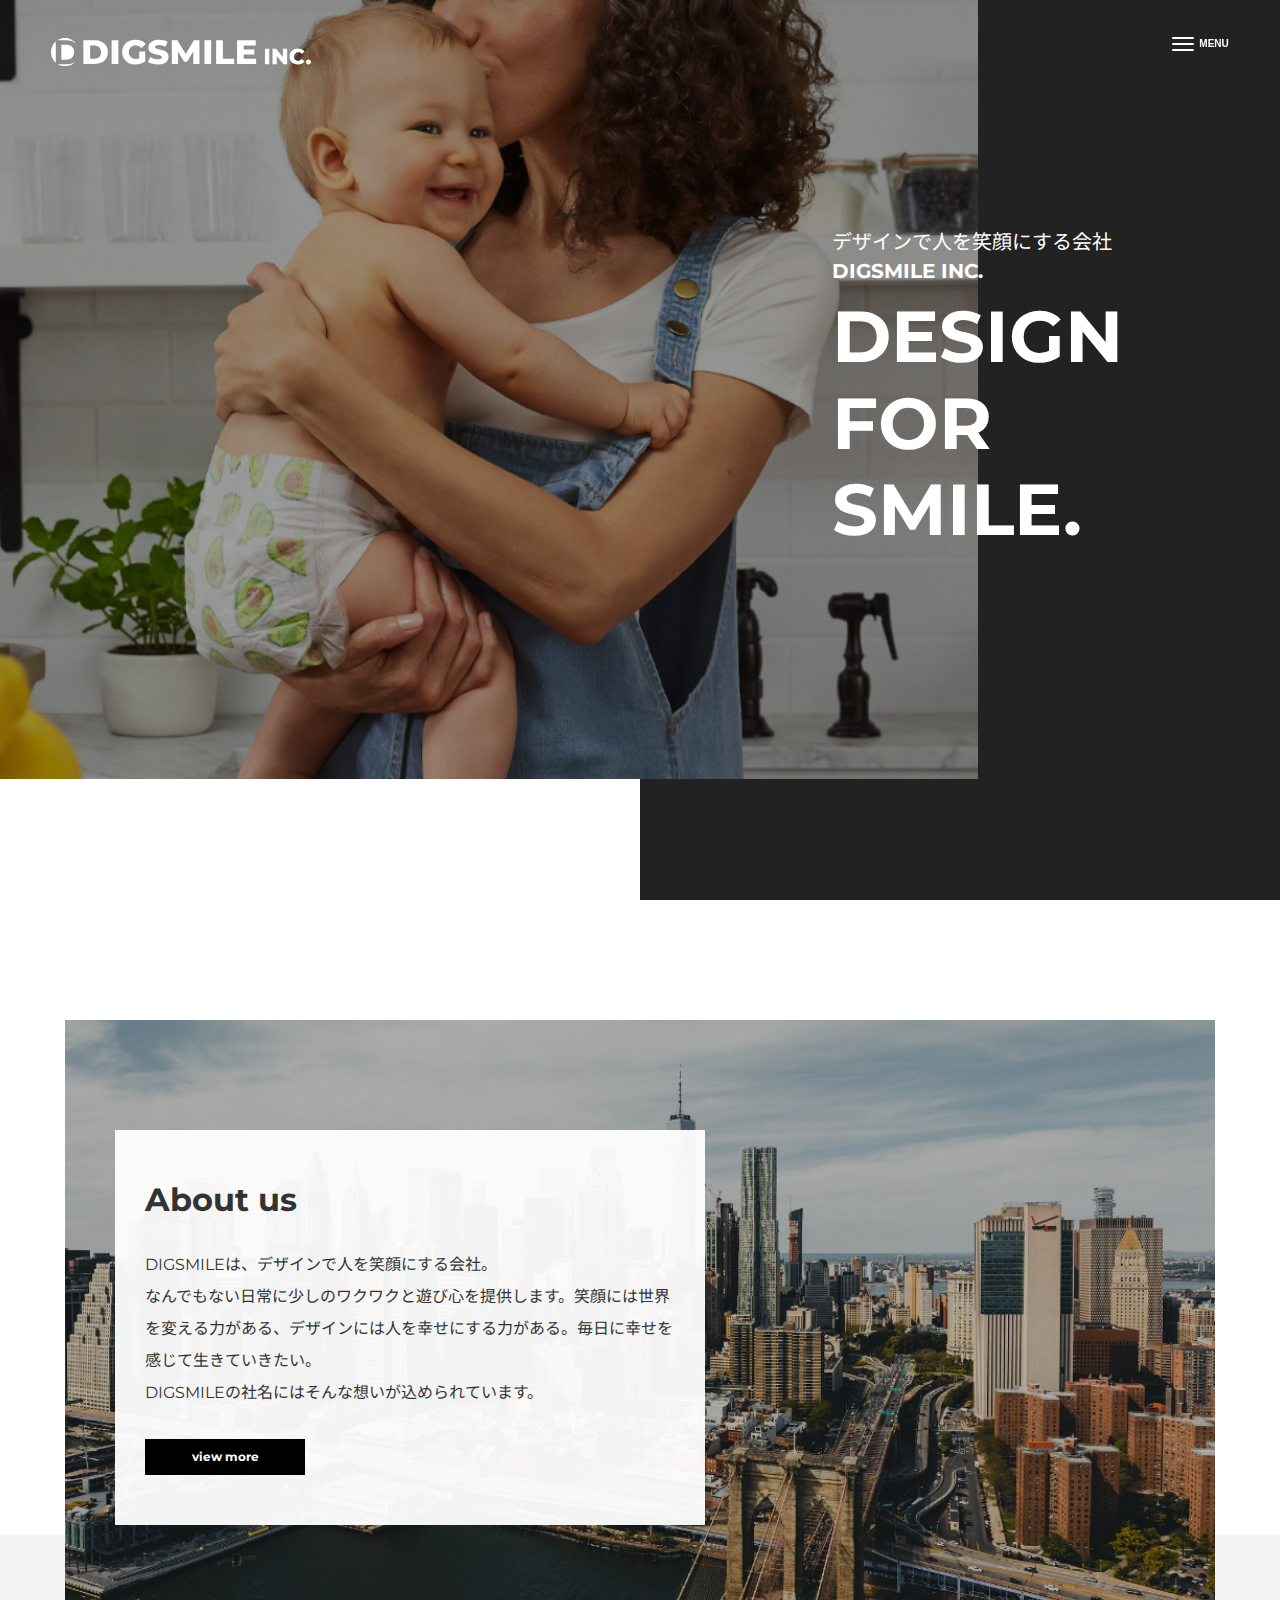
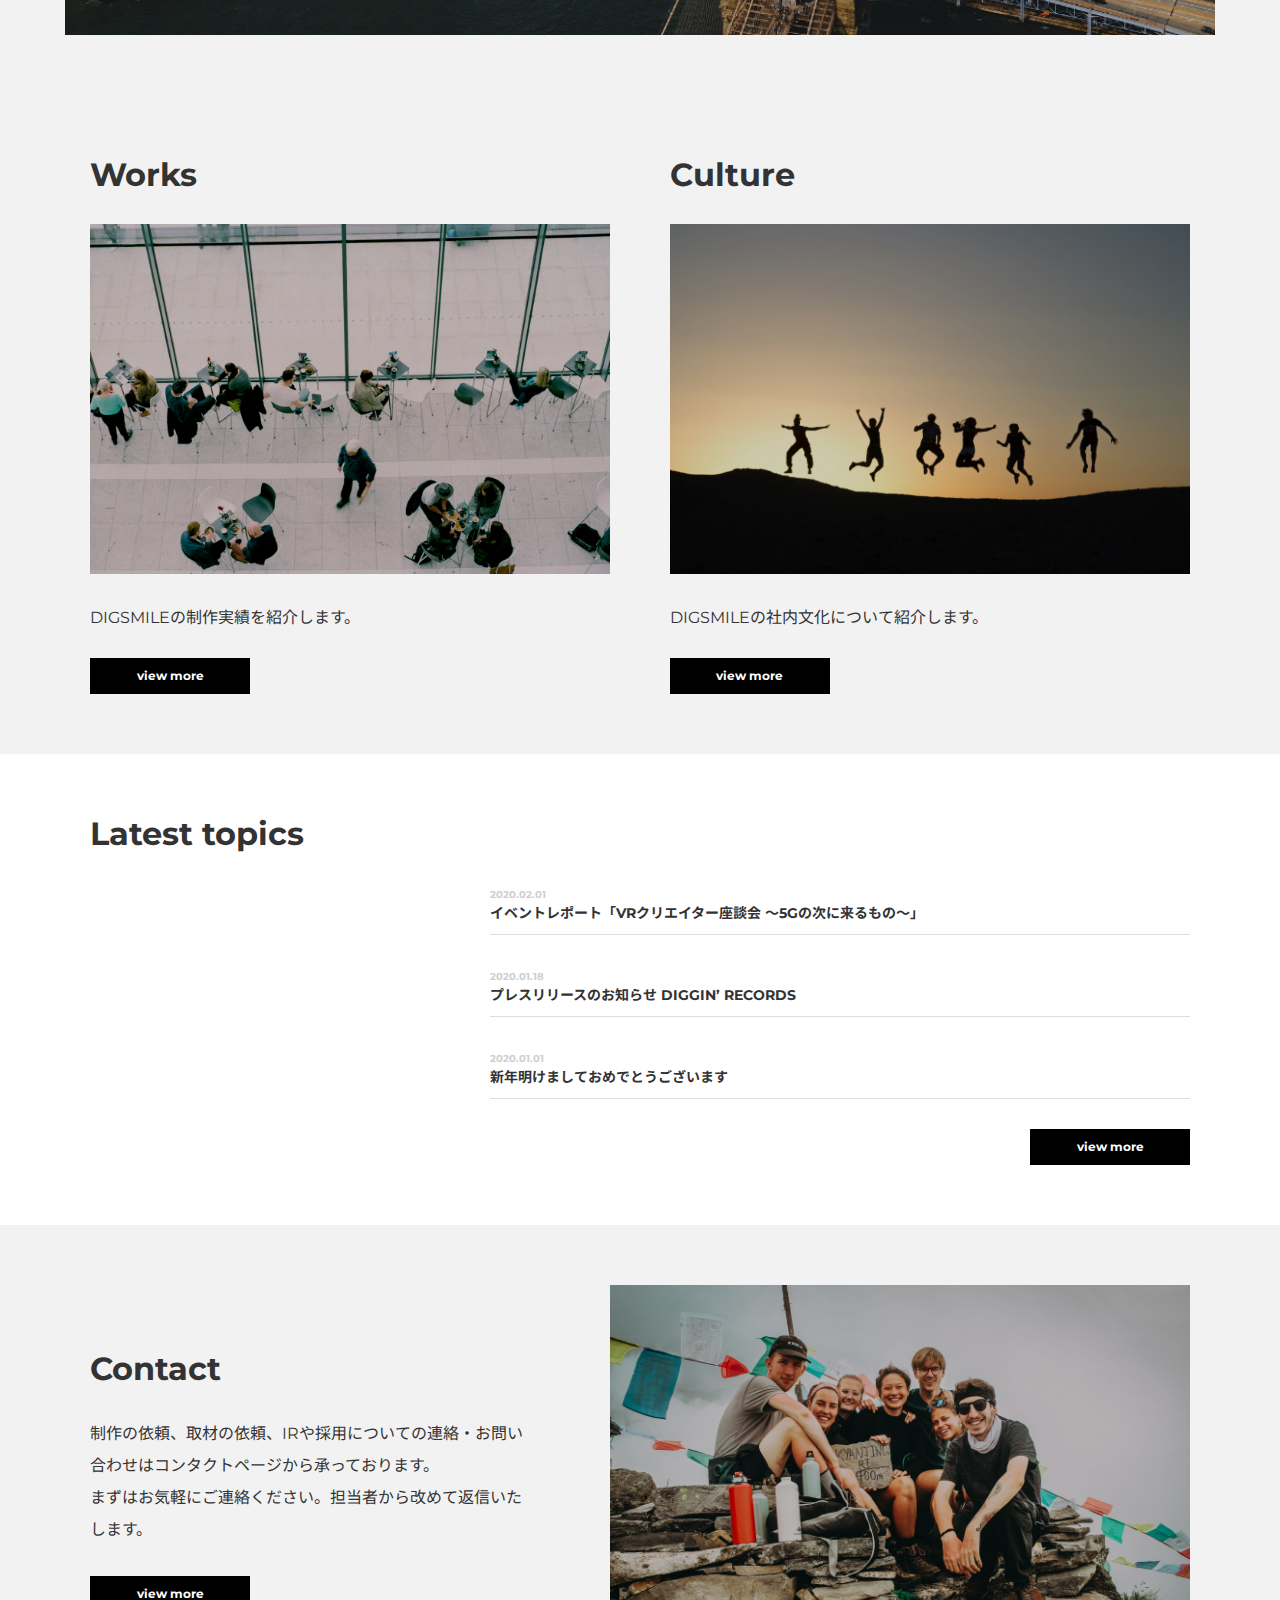
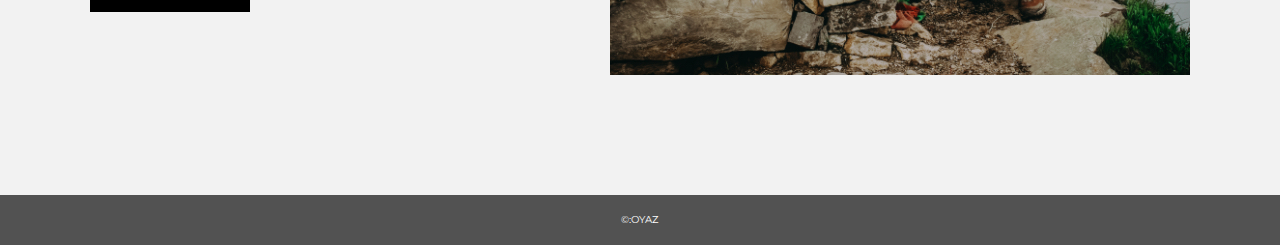
<file: index.html>
<!DOCTYPE html>
<html lang="ja">
  <head>
    <meta charset="UTF-8" />
    <meta name="viewport" content="width=device-width, initial-scale=1.0" />
    <meta http-equiv="X-UA-Compatible" content="ie=edge" />
    <title>DIGSMILE inc. | TOP</title>
    <link rel="stylesheet" href="./css/reset.css" />
    <link
      href="https://fonts.googleapis.com/css?family=Montserrat:400,700|Noto+Sans+JP:400,700&display=swap"
      rel="stylesheet"
    />
    <link rel="stylesheet" href="./css/style.css" />
  </head>

  <body>
    <!-- header -->
    <header class="header flex-box">
      <h1 class="site-title">
        <a href="./index.html">
          <svg
            xmlns="http://www.w3.org/2000/svg"
            width="260"
            height="28.204"
            viewBox="0 0 260 28.204"
          >
            <g id="site-logo" transform="translate(-59 -29)">
              <path
                id="前面オブジェクトで型抜き_1"
                data-name="前面オブジェクトで型抜き 1"
                d="M14,35.2A13.9,13.9,0,0,1,6.785,33.19h8.848a14.228,14.228,0,0,0,8.847-2.739A13.97,13.97,0,0,1,14,35.2ZM4.822,31.752h0a14.17,14.17,0,0,1,0-21.3Zm10.54-3.117H10.33V13.771h5.032a8.094,8.094,0,0,1,5.682,1.994,7.233,7.233,0,0,1,2.138,5.439,7.234,7.234,0,0,1-2.138,5.439,8.093,8.093,0,0,1-5.682,1.99ZM25.007,12.39a13.9,13.9,0,0,0-9.373-3.174H6.463a13.932,13.932,0,0,1,13.76-.749,14.157,14.157,0,0,1,4.785,3.922Z"
                transform="translate(59 22)"
                fill="#fff"
              />
              <path
                id="DIGSMILE"
                d="M2.38-23.8H13.634a15.731,15.731,0,0,1,6.936,1.465,11.018,11.018,0,0,1,4.692,4.155,11.723,11.723,0,0,1,1.666,6.3,11.723,11.723,0,0,1-1.666,6.3A11.018,11.018,0,0,1,20.57-1.423,15.731,15.731,0,0,1,13.634.042H2.38ZM13.362-5.34a6.893,6.893,0,0,0,4.913-1.737,6.262,6.262,0,0,0,1.853-4.8,6.262,6.262,0,0,0-1.853-4.8,6.893,6.893,0,0,0-4.913-1.737H9.112V-5.34ZM30.634-23.8h6.732V.042H30.634ZM58.276-12.39h5.95v9.877A15.5,15.5,0,0,1,59.534-.265a18.642,18.642,0,0,1-5.3.783A14.166,14.166,0,0,1,47.5-1.065a11.8,11.8,0,0,1-4.692-4.411,12.18,12.18,0,0,1-1.7-6.4,12.18,12.18,0,0,1,1.7-6.4,11.747,11.747,0,0,1,4.726-4.411,14.514,14.514,0,0,1,6.834-1.584,15.2,15.2,0,0,1,5.984,1.124,11.536,11.536,0,0,1,4.42,3.236l-4.284,3.883a7.546,7.546,0,0,0-5.78-2.657,6.693,6.693,0,0,0-4.93,1.856,6.67,6.67,0,0,0-1.87,4.955,7.208,7.208,0,0,0,.85,3.525,6.1,6.1,0,0,0,2.38,2.418,6.969,6.969,0,0,0,3.5.868,8.588,8.588,0,0,0,3.638-.783ZM77.044.519A21.967,21.967,0,0,1,71.434-.2,13.786,13.786,0,0,1,67.014-2.1l2.21-4.973a14.289,14.289,0,0,0,3.706,1.7,14.086,14.086,0,0,0,4.148.647q3.876,0,3.876-1.941a1.607,1.607,0,0,0-1.105-1.516A20.3,20.3,0,0,0,76.3-9.222a33.866,33.866,0,0,1-4.488-1.243,7.554,7.554,0,0,1-3.094-2.129,5.758,5.758,0,0,1-1.292-3.951,6.848,6.848,0,0,1,1.19-3.934,7.965,7.965,0,0,1,3.553-2.776,14.6,14.6,0,0,1,5.8-1.022,20.415,20.415,0,0,1,4.624.528A14.146,14.146,0,0,1,86.6-22.2l-2.074,5.007a13.837,13.837,0,0,0-6.6-1.839,5.522,5.522,0,0,0-2.924.6,1.787,1.787,0,0,0-.918,1.55,1.536,1.536,0,0,0,1.088,1.43,19.646,19.646,0,0,0,3.5.988,32.762,32.762,0,0,1,4.5,1.243,7.779,7.779,0,0,1,3.094,2.112,5.646,5.646,0,0,1,1.309,3.934A6.714,6.714,0,0,1,86.394-3.3,8.114,8.114,0,0,1,82.824-.52,14.418,14.418,0,0,1,77.044.519ZM112.336.042l-.068-12.636-6.12,10.286h-2.992L97.07-12.253V.042H90.848V-23.8H96.39l8.364,13.76,8.16-13.76h5.542L118.524.042ZM123.454-23.8h6.732V.042h-6.732Zm11.7,0h6.732V-5.305h11.356V.042H135.15Zm40.018,18.63V.042H156.06V-23.8h18.666v5.211h-12v4.019H173.3v5.041H162.724v4.359Z"
                transform="translate(89 55)"
                fill="#fff"
              />
              <path
                id="INC."
                d="M1.54-15.4H5.9V0H1.54Zm22.22,0V0H20.174l-6.8-8.206V0H9.108V-15.4h3.586l6.8,8.206V-15.4ZM34.628.308A9.114,9.114,0,0,1,30.283-.715a7.65,7.65,0,0,1-3.025-2.849,7.858,7.858,0,0,1-1.1-4.136,7.858,7.858,0,0,1,1.1-4.136,7.65,7.65,0,0,1,3.025-2.849,9.114,9.114,0,0,1,4.345-1.023,9.326,9.326,0,0,1,3.806.748A7.323,7.323,0,0,1,41.25-12.8L38.478-10.3a4.56,4.56,0,0,0-3.63-1.8,4.48,4.48,0,0,0-2.233.55A3.817,3.817,0,0,0,31.1-10a4.773,4.773,0,0,0-.539,2.3A4.773,4.773,0,0,0,31.1-5.4,3.817,3.817,0,0,0,32.615-3.85a4.48,4.48,0,0,0,2.233.55,4.56,4.56,0,0,0,3.63-1.8L41.25-2.6A7.323,7.323,0,0,1,38.434-.44,9.326,9.326,0,0,1,34.628.308ZM45.1.2a2.462,2.462,0,0,1-1.782-.7,2.377,2.377,0,0,1-.726-1.782,2.35,2.35,0,0,1,.715-1.782A2.5,2.5,0,0,1,45.1-4.752a2.485,2.485,0,0,1,1.8.682,2.369,2.369,0,0,1,.7,1.782,2.4,2.4,0,0,1-.715,1.782A2.452,2.452,0,0,1,45.1.2Z"
                transform="translate(271.392 55.205)"
                fill="#fff"
              />
            </g>
          </svg>
        </a>
      </h1>
      <nav class="header-nav">
        <ul class="nav-list">
          <li class="nab-item">
            <a href="./index.html"><img src="./images/simbol-logo.svg" alt="" /></a>
          </li>
          <li class="nav-item"><a href="./about/index.html">Adout</a></li>
          <li class="nav-item"><a href="#!">Works</a></li>
          <li class="nav-item"><a href="#!">Culture</a></li>
          <li class="nav-item"><a href="#!">Topics</a></li>
          <li class="nav-item"><a href="./contact/index.html">Contact</a></li>
        </ul>
      </nav>
      <button class="burger-btn">
        <span class="bars">
          <span class="bar bar_top"> </span>
          <span class="bar bar_mid"></span><span class="bar bar_bottom"></span>
        </span>
        <span class="menu">menu</span>
      </button>
      <span class="burger-musk"></span>
    </header>
    <!-- header -->

    <!-- main -->
    <main>
      <!-- fv -->
      <div class="fv">
        <div class="kv-wrapper">
          <div class="copy-wrapper">
            <p class="copy_jp">デザインで人を笑顔にする会社</p>
            <p class="copy_company">DIGSMILE INC.</p>
            <p class="main-copy">
              Design<br />
              for<br />
              smile.
            </p>
          </div>
        </div>
      </div>
      <!-- fv -->

      <!-- about -->
      <section class="section-wrapper">
        <div class="content-wrapper about-bg">
          <div class="about-content">
            <h2 class="section-title">About us</h2>
              <p class="section-text lines">
                DIGSMILEは、デザインで人を笑顔にする会社。<br />
                なんでもない日常に少しのワクワクと遊び心を提供します。笑顔には世界を変える力がある、デザインには人を幸せにする力がある。毎日に幸せを感じて生きていきたい。<br />
                DIGSMILEの社名にはそんな想いが込められています。
              </p>
              <a href="./about/index.html" class="link-btn">view more</a>
          </div>
        </div>
      </section>
      <!-- about -->

      <div class="gray-bg l-section-wrapper">
        <div class="flex-box l-content-wrapper">
          <!-- Works -->
          <section class="s-section-wrapper">
            <div class="s-content-wrapper">
              <h2 class="section-title">Works</h2>
              <div class="section-img-wrapper">
                <img
                  src="./images/works-img.jpg"
                  alt="黒と白の椅子や机が並んでいるテラスの写真"
                />
              </div>
              <p>DIGSMILEの制作実績を紹介します。</p>
              <a href="" class="link-btn">view more</a>
            </div>
          </section>
          <!-- Works -->

          <!-- Clture -->
          <section class="s-section-wrapper">
            <div class="s-content-wrapper">
              <h2 class="section-title">Culture</h2>
              <div class="section-img-wrapper">
                <img
                  src="./images/culture-img.jpg"
                  alt="夕焼けをバックに飛び跳ねる6人の人物のシルエット"
                />
              </div>
              <p>DIGSMILEの社内文化について紹介します。</p>
              <a href="#!" class="link-btn">view more</a>
            </div>
          </section>
          <!-- Clture -->
        </div>
      </div>

      <!-- toplcs -->
      <section class="section-wrapper">
        <div class="content-wrapper">
          <h2 class="section-title">Latest topics</h2>
            <ul class="topics-list ml-auto">
              <li class="topics-item">
                <a href="#!">
                  <time class="topics-date">2020.02.01</time>
                  <h3 class="topics-title">イベントレポート「VRクリエイター座談会 〜5Gの次に来るもの〜」</h3>
                </a>
              </li>
              <li class="topics-item">
                <a href="#!">
                  <time class="topics-date">2020.01.18</time>
                  <h3 class="topics-title">プレスリリースのお知らせ DIGGIN’ RECORDS</h3>
                </a>
              </li>
              <li class="topics-item">
                <a href="#!">
                  <time class="topics-date">2020.01.01</time>
                  <h3 class="topics-title">新年明けましておめでとうございます</h3>
                </a>
              </li>
            </ul>
            <a href="#!" class="link-btn ml-auto">view more</a>
        </div>
      </section>
      <!-- toplcs -->

      <!-- Contact -->
      <section class="section-wrapper gray-bg">
        <div class="content-wrapper flex-box">
          <div class="contact-content">
            <h2 class="section-title">Contact</h2>
              <p class="contact-text lines">制作の依頼、取材の依頼、IRや採用についての連絡・お問い合わせはコンタクトページから承っております。<br>
                まずはお気軽にご連絡ください。担当者から改めて返信いたします。</p>
                <a href="./contact/index.html" class="link-btn">view more</a>
          </div>
          <div class="contact-img-wrapper"><img src="./images/contact-img.jpg" alt=""></div>
        </div>
      </section>
      <!-- Contact -->

    <!-- </main> -->
    <!-- main -->

    <!-- footer -->
<footer class="footer">
  <snall>&copy:OYAZ</snall>
</footer>
    <!-- footer -->
    <script src="https://ajax.googleapis.com/ajax/libs/jquery/3.4.1/jquery.min.js"></script>
    <script src="./js/script.js"></script>
  </body>
</html>
</file>
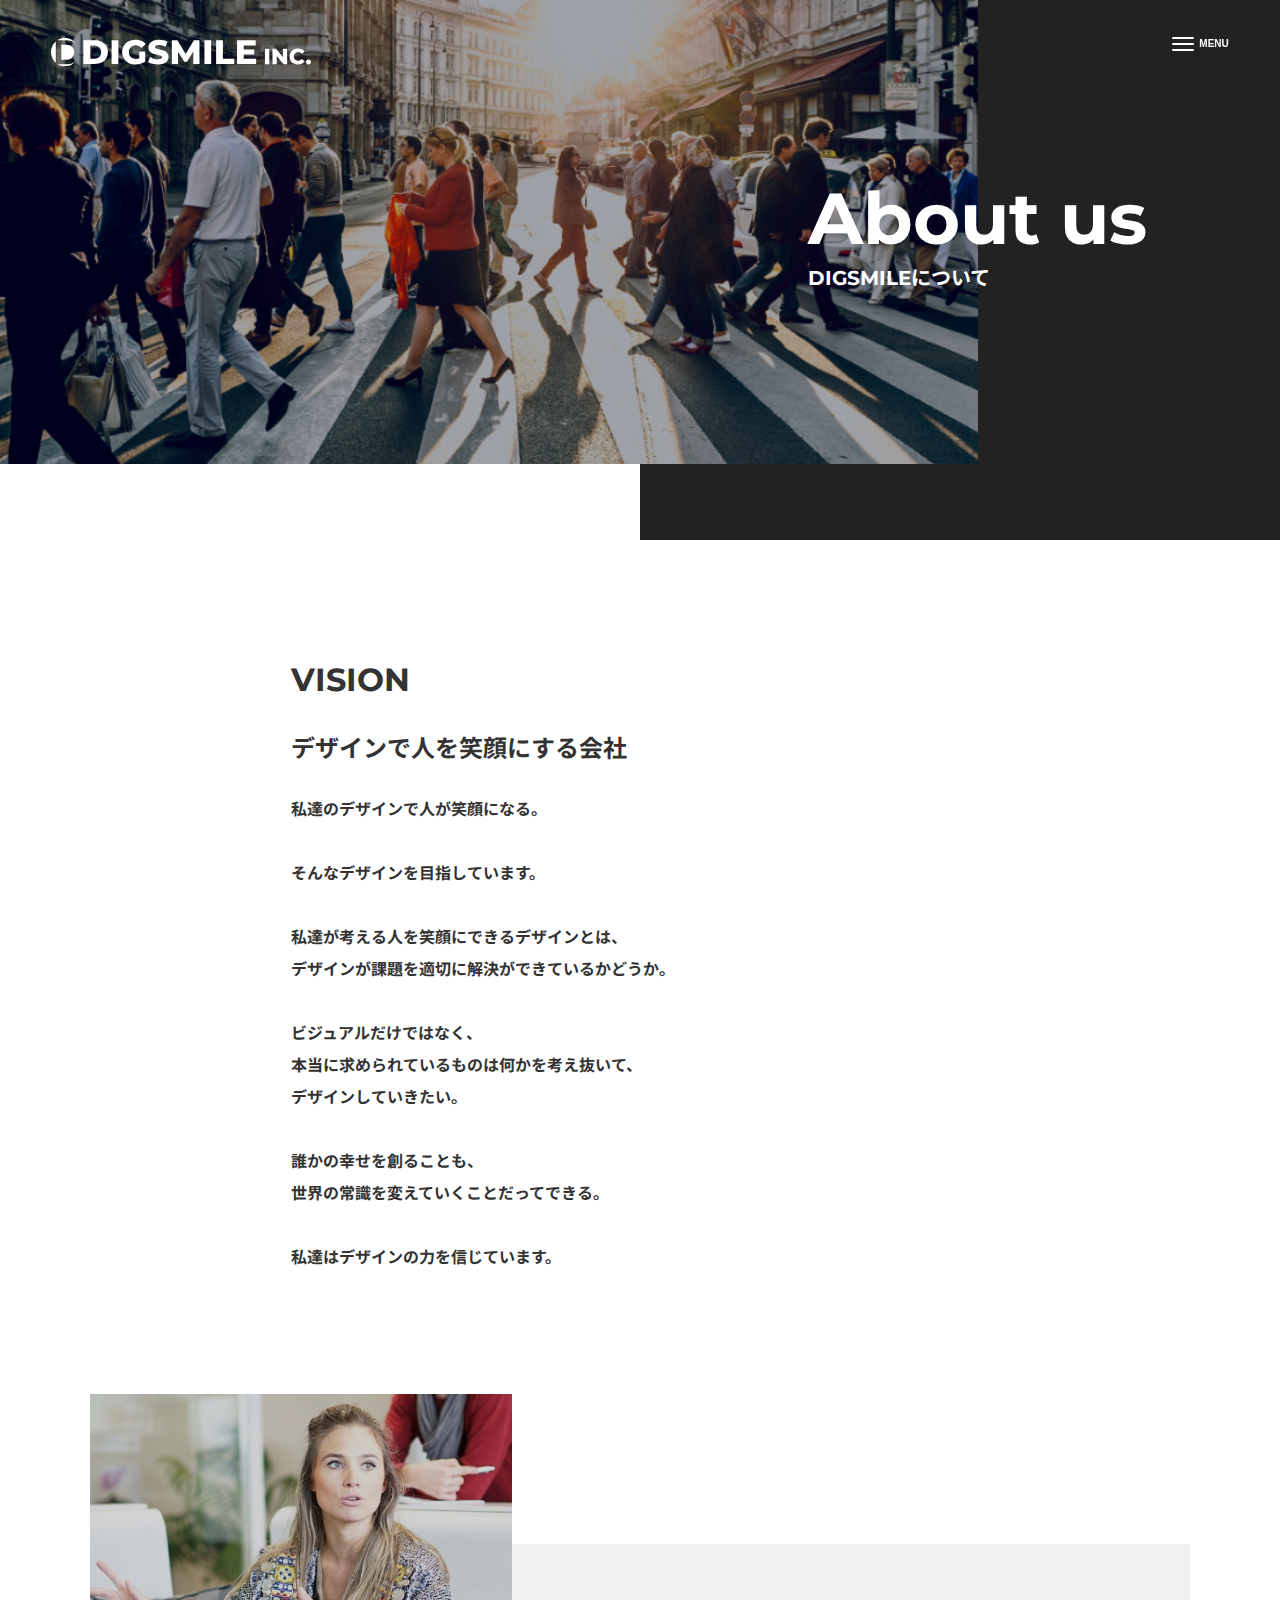
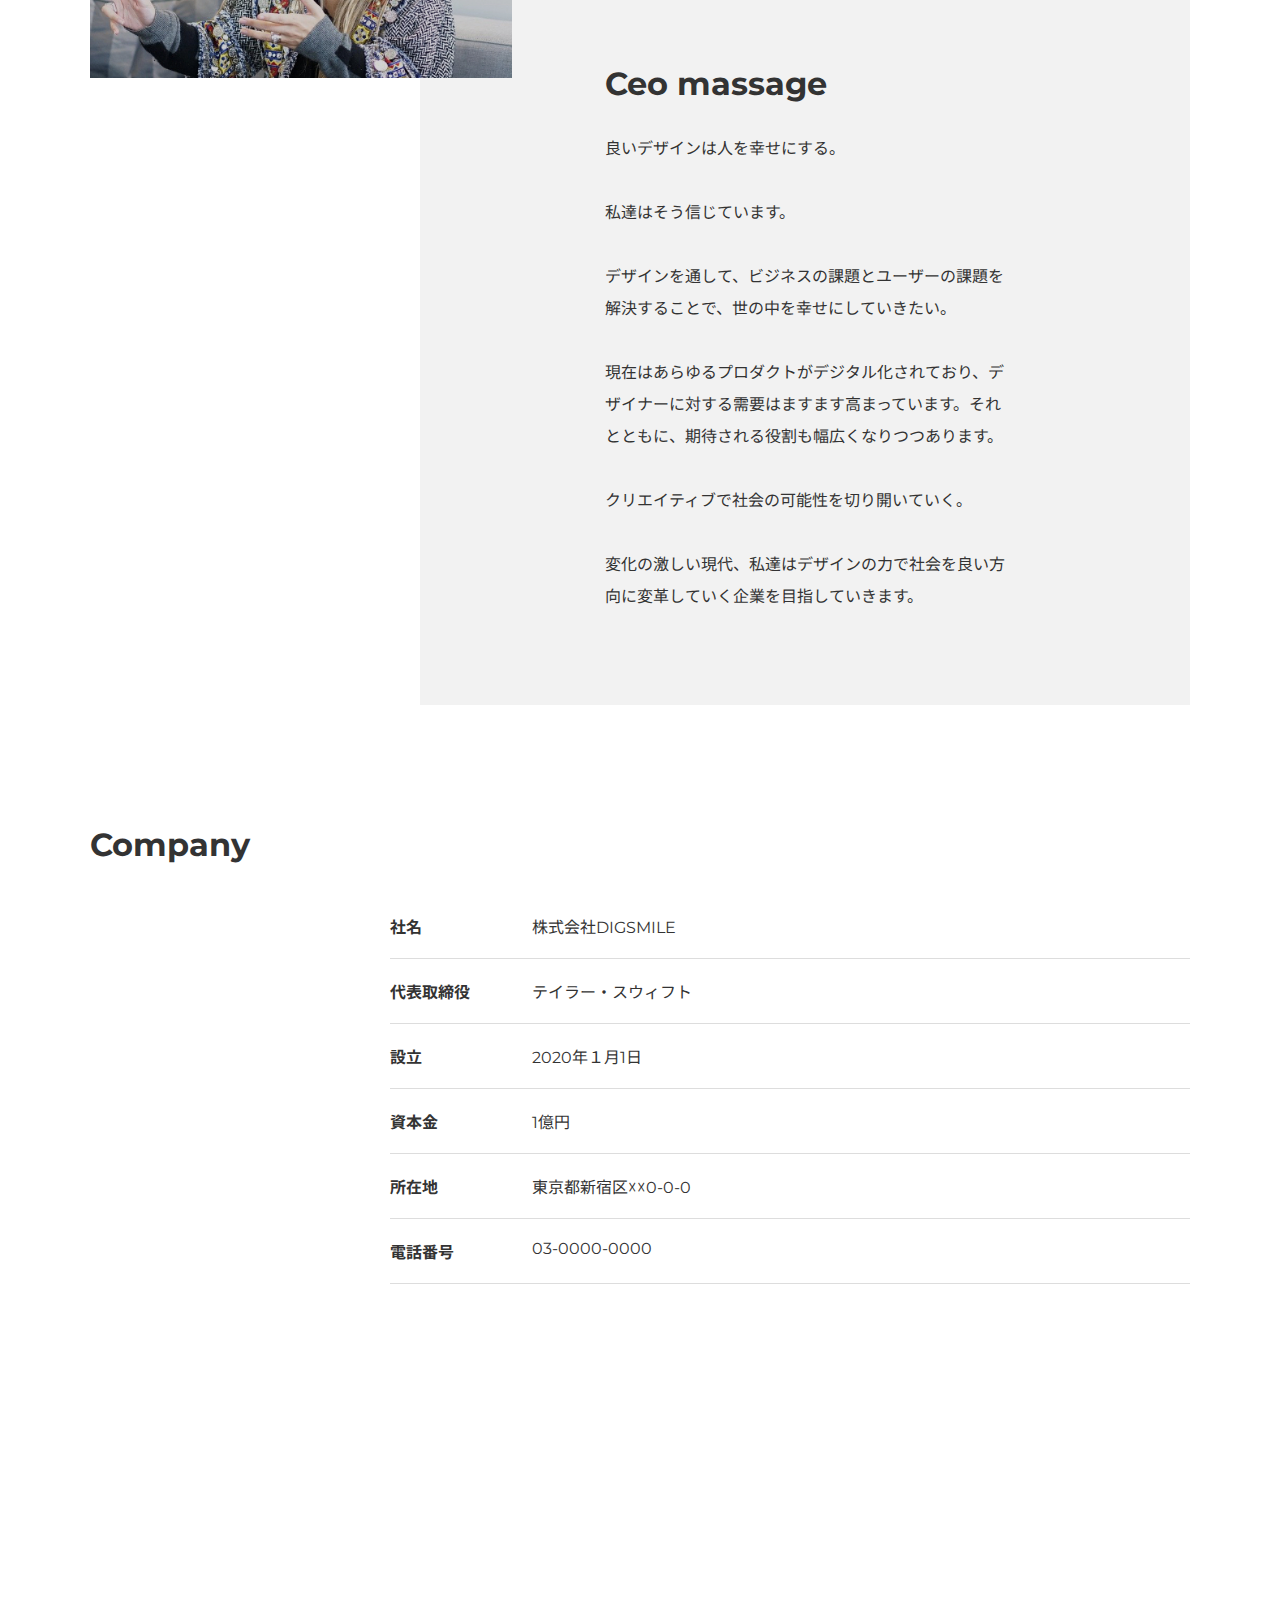
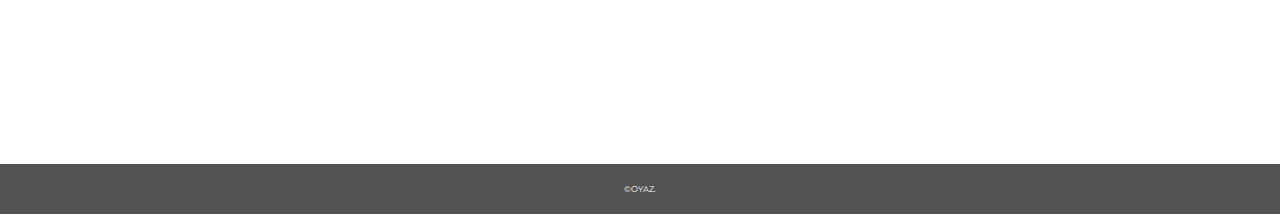
<file: about/index.html>
<!DOCTYPE html>
<html lang="ja">
  <head>
    <meta charset="UTF-8" />
    <meta name="viewport" content="width=device-width, initial-scale=1.0" />
    <meta http-equiv="X-UA-Compatible" content="ie=edge" />
    <title>DIGSMILE inc. | about</title>
    <link rel="stylesheet" href="../css/reset.css" />
    <link
      href="https://fonts.googleapis.com/css?family=Montserrat:400,700|Noto+Sans+JP:400,700&display=swap"
      rel="stylesheet"
    />
    <link rel="stylesheet" href="../css/about.css" />
  </head>
  <body>
    <!-- header -->
    <header class="header flex-box">
      <div class="site-title">
        <a href="../index.html">
          <svg
            xmlns="http://www.w3.org/2000/svg"
            width="260"
            height="28.204"
            viewBox="0 0 260 28.204"
          >
            <g id="site-logo" transform="translate(-59 -29)">
              <path
                id="前面オブジェクトで型抜き_1"
                data-name="前面オブジェクトで型抜き 1"
                d="M14,35.2A13.9,13.9,0,0,1,6.785,33.19h8.848a14.228,14.228,0,0,0,8.847-2.739A13.97,13.97,0,0,1,14,35.2ZM4.822,31.752h0a14.17,14.17,0,0,1,0-21.3Zm10.54-3.117H10.33V13.771h5.032a8.094,8.094,0,0,1,5.682,1.994,7.233,7.233,0,0,1,2.138,5.439,7.234,7.234,0,0,1-2.138,5.439,8.093,8.093,0,0,1-5.682,1.99ZM25.007,12.39a13.9,13.9,0,0,0-9.373-3.174H6.463a13.932,13.932,0,0,1,13.76-.749,14.157,14.157,0,0,1,4.785,3.922Z"
                transform="translate(59 22)"
                fill="#fff"
              />
              <path
                id="DIGSMILE"
                d="M2.38-23.8H13.634a15.731,15.731,0,0,1,6.936,1.465,11.018,11.018,0,0,1,4.692,4.155,11.723,11.723,0,0,1,1.666,6.3,11.723,11.723,0,0,1-1.666,6.3A11.018,11.018,0,0,1,20.57-1.423,15.731,15.731,0,0,1,13.634.042H2.38ZM13.362-5.34a6.893,6.893,0,0,0,4.913-1.737,6.262,6.262,0,0,0,1.853-4.8,6.262,6.262,0,0,0-1.853-4.8,6.893,6.893,0,0,0-4.913-1.737H9.112V-5.34ZM30.634-23.8h6.732V.042H30.634ZM58.276-12.39h5.95v9.877A15.5,15.5,0,0,1,59.534-.265a18.642,18.642,0,0,1-5.3.783A14.166,14.166,0,0,1,47.5-1.065a11.8,11.8,0,0,1-4.692-4.411,12.18,12.18,0,0,1-1.7-6.4,12.18,12.18,0,0,1,1.7-6.4,11.747,11.747,0,0,1,4.726-4.411,14.514,14.514,0,0,1,6.834-1.584,15.2,15.2,0,0,1,5.984,1.124,11.536,11.536,0,0,1,4.42,3.236l-4.284,3.883a7.546,7.546,0,0,0-5.78-2.657,6.693,6.693,0,0,0-4.93,1.856,6.67,6.67,0,0,0-1.87,4.955,7.208,7.208,0,0,0,.85,3.525,6.1,6.1,0,0,0,2.38,2.418,6.969,6.969,0,0,0,3.5.868,8.588,8.588,0,0,0,3.638-.783ZM77.044.519A21.967,21.967,0,0,1,71.434-.2,13.786,13.786,0,0,1,67.014-2.1l2.21-4.973a14.289,14.289,0,0,0,3.706,1.7,14.086,14.086,0,0,0,4.148.647q3.876,0,3.876-1.941a1.607,1.607,0,0,0-1.105-1.516A20.3,20.3,0,0,0,76.3-9.222a33.866,33.866,0,0,1-4.488-1.243,7.554,7.554,0,0,1-3.094-2.129,5.758,5.758,0,0,1-1.292-3.951,6.848,6.848,0,0,1,1.19-3.934,7.965,7.965,0,0,1,3.553-2.776,14.6,14.6,0,0,1,5.8-1.022,20.415,20.415,0,0,1,4.624.528A14.146,14.146,0,0,1,86.6-22.2l-2.074,5.007a13.837,13.837,0,0,0-6.6-1.839,5.522,5.522,0,0,0-2.924.6,1.787,1.787,0,0,0-.918,1.55,1.536,1.536,0,0,0,1.088,1.43,19.646,19.646,0,0,0,3.5.988,32.762,32.762,0,0,1,4.5,1.243,7.779,7.779,0,0,1,3.094,2.112,5.646,5.646,0,0,1,1.309,3.934A6.714,6.714,0,0,1,86.394-3.3,8.114,8.114,0,0,1,82.824-.52,14.418,14.418,0,0,1,77.044.519ZM112.336.042l-.068-12.636-6.12,10.286h-2.992L97.07-12.253V.042H90.848V-23.8H96.39l8.364,13.76,8.16-13.76h5.542L118.524.042ZM123.454-23.8h6.732V.042h-6.732Zm11.7,0h6.732V-5.305h11.356V.042H135.15Zm40.018,18.63V.042H156.06V-23.8h18.666v5.211h-12v4.019H173.3v5.041H162.724v4.359Z"
                transform="translate(89 55)"
                fill="#fff"
              />
              <path
                id="INC."
                d="M1.54-15.4H5.9V0H1.54Zm22.22,0V0H20.174l-6.8-8.206V0H9.108V-15.4h3.586l6.8,8.206V-15.4ZM34.628.308A9.114,9.114,0,0,1,30.283-.715a7.65,7.65,0,0,1-3.025-2.849,7.858,7.858,0,0,1-1.1-4.136,7.858,7.858,0,0,1,1.1-4.136,7.65,7.65,0,0,1,3.025-2.849,9.114,9.114,0,0,1,4.345-1.023,9.326,9.326,0,0,1,3.806.748A7.323,7.323,0,0,1,41.25-12.8L38.478-10.3a4.56,4.56,0,0,0-3.63-1.8,4.48,4.48,0,0,0-2.233.55A3.817,3.817,0,0,0,31.1-10a4.773,4.773,0,0,0-.539,2.3A4.773,4.773,0,0,0,31.1-5.4,3.817,3.817,0,0,0,32.615-3.85a4.48,4.48,0,0,0,2.233.55,4.56,4.56,0,0,0,3.63-1.8L41.25-2.6A7.323,7.323,0,0,1,38.434-.44,9.326,9.326,0,0,1,34.628.308ZM45.1.2a2.462,2.462,0,0,1-1.782-.7,2.377,2.377,0,0,1-.726-1.782,2.35,2.35,0,0,1,.715-1.782A2.5,2.5,0,0,1,45.1-4.752a2.485,2.485,0,0,1,1.8.682,2.369,2.369,0,0,1,.7,1.782,2.4,2.4,0,0,1-.715,1.782A2.452,2.452,0,0,1,45.1.2Z"
                transform="translate(271.392 55.205)"
                fill="#fff"
              />
            </g>
          </svg>
        </a>
      </div>
      <nav class="header-nav">
        <ul class="nav-list">
          <li class="nav-item">
            <a href="../index.html"
              ><img src="../images/simbol-logo.svg" alt="DIGSMILE INC."
            /></a>
          </li>
          <li class="nav-item"><a href="../about/index.html">About us</a></li>
          <li class="nav-item"><a href="#!">Works</a></li>
          <li class="nav-item"><a href="#!">Culture</a></li>
          <li class="nav-item"><a href="#!">Topics</a></li>
          <li class="nav-item"><a href="../contact/index.html">Contact</a></li>
        </ul>
      </nav>
      <button class="burger-btn">
        <span class="bars">
          <span class="bar bar_top"></span>
          <span class="bar bar_mid"></span>
          <span class="bar bar_bottom"></span>
        </span>
        <span class="menu">menu</span>
      </button>
      <span class="burger-musk"></span>
    </header>
    <!-- //header -->

    <!-- main -->
    <main>
      <!-- fv -->
      <div class="fv">
        <div class="kv-wrapper">
          <h1 class="page-title">
            About us
            <span>DIGSMILEについて</span>
          </h1>
        </div>
      </div>
    </div>
      <!-- fv -->

      <!-- vison -->
      <section class="section-wrapper">
        <div class="content-wrapper">
          <div class="vision-wrapper">
            <h2 class="section-title">VISION</h2>
            <p class="vision">デザインで人を笑顔にする会社</p>
            <p class="vision-text lines">
              私達のデザインで人が笑顔になる。<br><br>

            そんなデザインを目指しています。<br><br>
            
            私達が考える人を笑顔にできるデザインとは、<br>
            デザインが課題を適切に解決ができているかどうか。<br><br>
            
            ビジュアルだけではなく、<br>
            本当に求められているものは何かを考え抜いて、<br>
            デザインしていきたい。<br><br>
            
            誰かの幸せを創ることも、<br>
            世界の常識を変えていくことだってできる。<br><br>
            
            私達はデザインの力を信じています。
            </p>
            
          </div>
        </div>
      </section>
      <!-- vison -->

      <!-- ceo message -->
      <section class="section-wrapper">
        <div class="content-wrapper relative">
          <div class="vision-content gray-bg">
            <div class="vision-content-inner">
              <h2 class="section-title">Ceo massage</h2>
              <p class="ceo-message lines">良いデザインは人を幸せにする。<br><br>  

                私達はそう信じています。<br><br>
  
                デザインを通して、ビジネスの課題とユーザーの課題を解決することで、世の中を幸せにしていきたい。<br><br>
  
                現在はあらゆるプロダクトがデジタル化されており、デザイナーに対する需要はますます高まっています。それとともに、期待される役割も幅広くなりつつあります。<br><br>
  
                クリエイティブで社会の可能性を切り開いていく。<br><br>
  
                変化の激しい現代、私達はデザインの力で社会を良い方向に変革していく企業を目指していきます。<br><br>
              </p>
            </div>
            <div class="ceo-img-wrapper"><img src="../images/ceo-img.jpg" alt=""></div>
          </div>
        </div>
      </section>
      <!-- ceo message -->

      <!-- company -->
      <section class="section-wrapper">
        <div class="content-wrapper">
          <h2 class="section-title">Company</h2>
          <bl class="company-info-list">
           <div>
            <dt class="company-info-title">社名</dt>
            <dd class="company-info-detail">株式会社DIGSMILE</dd>
           </div>
           <div>
            <dt class="company-info-title">代表取締役</dt>
            <dd class="company-info-detail">テイラー・スウィフト</dd>
           </div>
           <div>
            <dt class="company-info-title">設立</dt>
            <dd class="company-info-detail">2020年１月1日</dd>
           </div>
           <div>
            <dt class="company-info-title">資本金</dt>
            <dd class="company-info-detail">1億円</dd>
           </div>
           <div>
            <dt class="company-info-title">所在地</dt>
            <dd class="company-info-detail">東京都新宿区☓☓0-0-0</dd>
           </div>
           <div>
            <dt class="company-info-title">電話番号</dt>
            <dd class="company-info-detail">03-0000-0000</dd>
           </div>
          </bl>
          <div class="maps-outer">
            <iframe src="https://www.google.com/maps/embed?pb=!1m18!1m12!1m3!1d15440.549239752267!2d139.6969806935121!3d35.70167550261853!2m3!1f0!2f0!3f0!3m2!1i1024!2i768!4f13.1!3m3!1m2!1s0x60188d2059b7fd4b%3A0xec61c68fe232efd2!2z5p2x5Lqs6YO95paw5a6_5Yy6!5e1!3m2!1sja!2sjp!4v1666606489900!5m2!1sja!2sjp" width="600" height="450" style="border:0;" allowfullscreen="" loading="lazy" referrerpolicy="no-referrer-when-downgrade"></iframe>
          </div>
        </div>
      </section>
      <!-- company -->

    </main>
    <!-- //main -->

    <!-- footer -->
    <footer class="footer">
      <small>&copy;OYAZ.</small>
    </footer>
    <!-- //footer -->
    <script src="https://ajax.googleapis.com/ajax/libs/jquery/3.4.1/jquery.min.js"></script>
    <script src="../js/script.js"></script>
  </body>
</html>
</file>
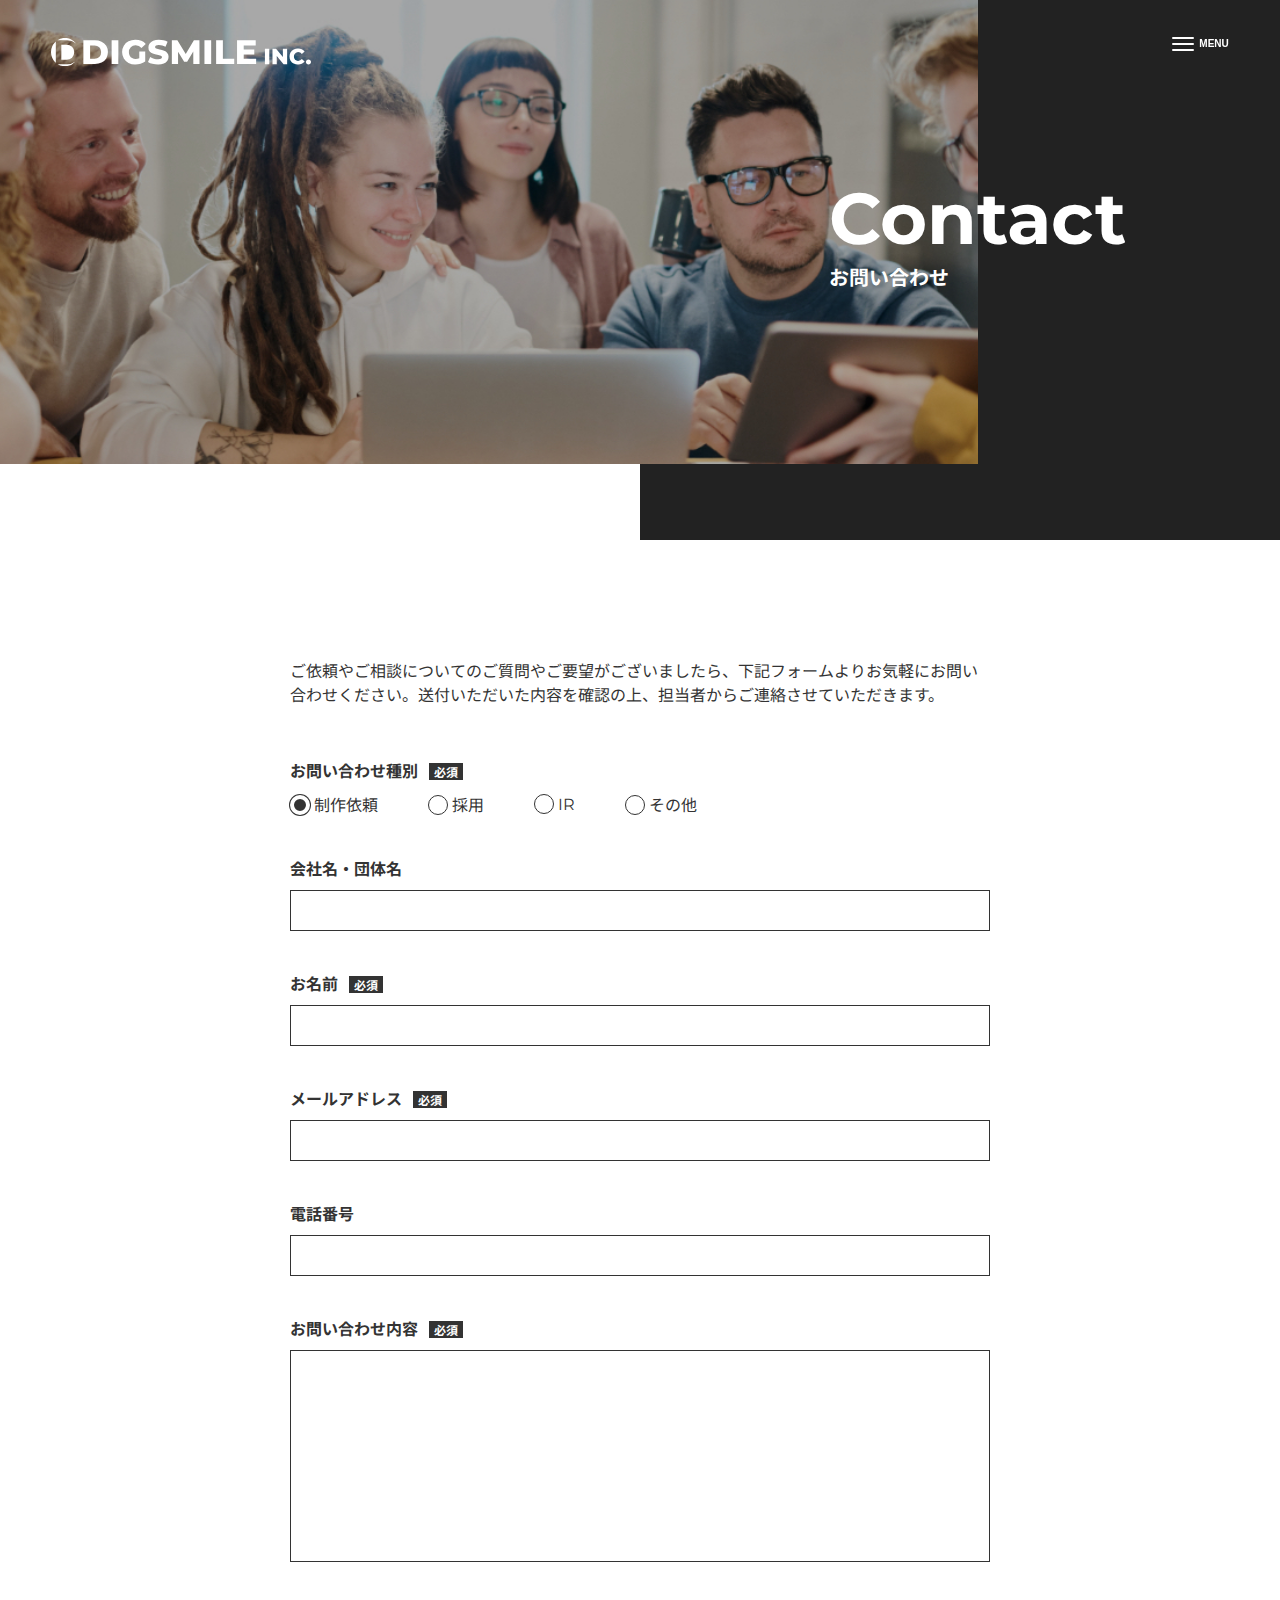
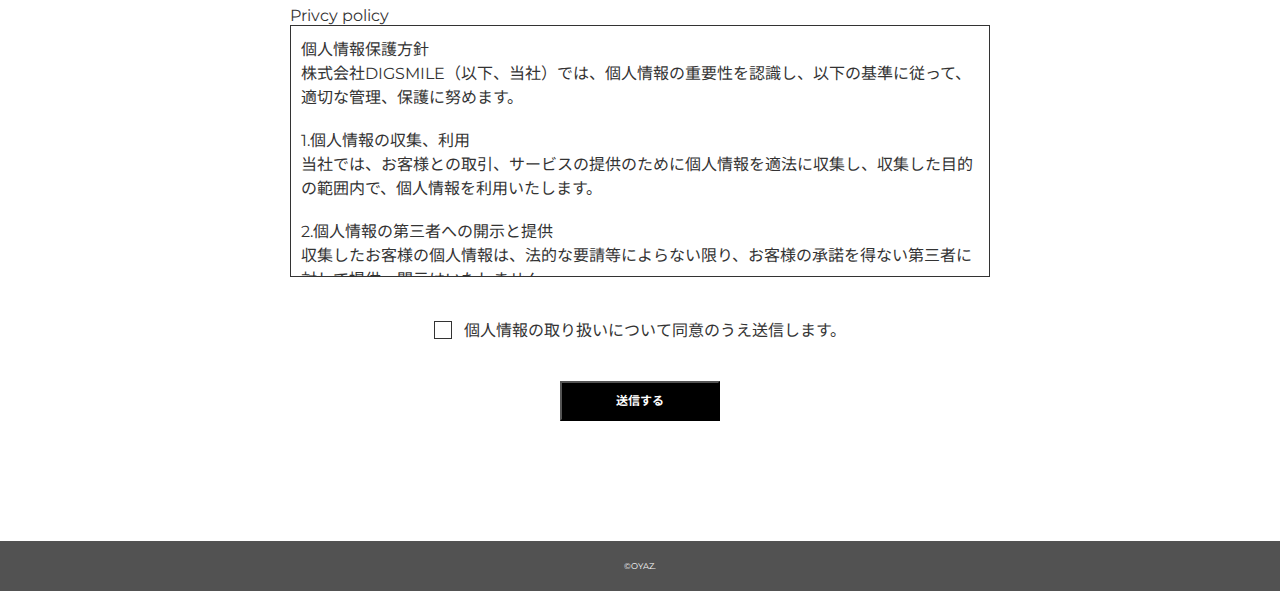
<file: contact/index.html>
<!DOCTYPE html>
<html lang="ja">
<head>
  <meta charset="UTF-8">
  <meta name="viewport" content="width=device-width, initial-scale=1.0">
  <meta http-equiv="X-UA-Compatible" content="ie=edge">
  <title>DIGSMILE inc. | contact</title>
  <link rel="stylesheet" href="../css/reset.css">
  <link href="https://fonts.googleapis.com/css?family=Montserrat:400,700|Noto+Sans+JP:400,700&display=swap" rel="stylesheet">
  <link rel="stylesheet" href="../css/contact.css">
</head>
<body>
  <!-- header -->
  <header class="header flex-box">
    <div class="site-title">
      <a href="../index.html">
        <svg xmlns="http://www.w3.org/2000/svg" width="260" height="28.204" viewBox="0 0 260 28.204">
          <g id="site-logo" transform="translate(-59 -29)">
            <path id="前面オブジェクトで型抜き_1" data-name="前面オブジェクトで型抜き 1" d="M14,35.2A13.9,13.9,0,0,1,6.785,33.19h8.848a14.228,14.228,0,0,0,8.847-2.739A13.97,13.97,0,0,1,14,35.2ZM4.822,31.752h0a14.17,14.17,0,0,1,0-21.3Zm10.54-3.117H10.33V13.771h5.032a8.094,8.094,0,0,1,5.682,1.994,7.233,7.233,0,0,1,2.138,5.439,7.234,7.234,0,0,1-2.138,5.439,8.093,8.093,0,0,1-5.682,1.99ZM25.007,12.39a13.9,13.9,0,0,0-9.373-3.174H6.463a13.932,13.932,0,0,1,13.76-.749,14.157,14.157,0,0,1,4.785,3.922Z" transform="translate(59 22)" fill="#fff"/>
            <path id="DIGSMILE" d="M2.38-23.8H13.634a15.731,15.731,0,0,1,6.936,1.465,11.018,11.018,0,0,1,4.692,4.155,11.723,11.723,0,0,1,1.666,6.3,11.723,11.723,0,0,1-1.666,6.3A11.018,11.018,0,0,1,20.57-1.423,15.731,15.731,0,0,1,13.634.042H2.38ZM13.362-5.34a6.893,6.893,0,0,0,4.913-1.737,6.262,6.262,0,0,0,1.853-4.8,6.262,6.262,0,0,0-1.853-4.8,6.893,6.893,0,0,0-4.913-1.737H9.112V-5.34ZM30.634-23.8h6.732V.042H30.634ZM58.276-12.39h5.95v9.877A15.5,15.5,0,0,1,59.534-.265a18.642,18.642,0,0,1-5.3.783A14.166,14.166,0,0,1,47.5-1.065a11.8,11.8,0,0,1-4.692-4.411,12.18,12.18,0,0,1-1.7-6.4,12.18,12.18,0,0,1,1.7-6.4,11.747,11.747,0,0,1,4.726-4.411,14.514,14.514,0,0,1,6.834-1.584,15.2,15.2,0,0,1,5.984,1.124,11.536,11.536,0,0,1,4.42,3.236l-4.284,3.883a7.546,7.546,0,0,0-5.78-2.657,6.693,6.693,0,0,0-4.93,1.856,6.67,6.67,0,0,0-1.87,4.955,7.208,7.208,0,0,0,.85,3.525,6.1,6.1,0,0,0,2.38,2.418,6.969,6.969,0,0,0,3.5.868,8.588,8.588,0,0,0,3.638-.783ZM77.044.519A21.967,21.967,0,0,1,71.434-.2,13.786,13.786,0,0,1,67.014-2.1l2.21-4.973a14.289,14.289,0,0,0,3.706,1.7,14.086,14.086,0,0,0,4.148.647q3.876,0,3.876-1.941a1.607,1.607,0,0,0-1.105-1.516A20.3,20.3,0,0,0,76.3-9.222a33.866,33.866,0,0,1-4.488-1.243,7.554,7.554,0,0,1-3.094-2.129,5.758,5.758,0,0,1-1.292-3.951,6.848,6.848,0,0,1,1.19-3.934,7.965,7.965,0,0,1,3.553-2.776,14.6,14.6,0,0,1,5.8-1.022,20.415,20.415,0,0,1,4.624.528A14.146,14.146,0,0,1,86.6-22.2l-2.074,5.007a13.837,13.837,0,0,0-6.6-1.839,5.522,5.522,0,0,0-2.924.6,1.787,1.787,0,0,0-.918,1.55,1.536,1.536,0,0,0,1.088,1.43,19.646,19.646,0,0,0,3.5.988,32.762,32.762,0,0,1,4.5,1.243,7.779,7.779,0,0,1,3.094,2.112,5.646,5.646,0,0,1,1.309,3.934A6.714,6.714,0,0,1,86.394-3.3,8.114,8.114,0,0,1,82.824-.52,14.418,14.418,0,0,1,77.044.519ZM112.336.042l-.068-12.636-6.12,10.286h-2.992L97.07-12.253V.042H90.848V-23.8H96.39l8.364,13.76,8.16-13.76h5.542L118.524.042ZM123.454-23.8h6.732V.042h-6.732Zm11.7,0h6.732V-5.305h11.356V.042H135.15Zm40.018,18.63V.042H156.06V-23.8h18.666v5.211h-12v4.019H173.3v5.041H162.724v4.359Z" transform="translate(89 55)" fill="#fff"/>
            <path id="INC." d="M1.54-15.4H5.9V0H1.54Zm22.22,0V0H20.174l-6.8-8.206V0H9.108V-15.4h3.586l6.8,8.206V-15.4ZM34.628.308A9.114,9.114,0,0,1,30.283-.715a7.65,7.65,0,0,1-3.025-2.849,7.858,7.858,0,0,1-1.1-4.136,7.858,7.858,0,0,1,1.1-4.136,7.65,7.65,0,0,1,3.025-2.849,9.114,9.114,0,0,1,4.345-1.023,9.326,9.326,0,0,1,3.806.748A7.323,7.323,0,0,1,41.25-12.8L38.478-10.3a4.56,4.56,0,0,0-3.63-1.8,4.48,4.48,0,0,0-2.233.55A3.817,3.817,0,0,0,31.1-10a4.773,4.773,0,0,0-.539,2.3A4.773,4.773,0,0,0,31.1-5.4,3.817,3.817,0,0,0,32.615-3.85a4.48,4.48,0,0,0,2.233.55,4.56,4.56,0,0,0,3.63-1.8L41.25-2.6A7.323,7.323,0,0,1,38.434-.44,9.326,9.326,0,0,1,34.628.308ZM45.1.2a2.462,2.462,0,0,1-1.782-.7,2.377,2.377,0,0,1-.726-1.782,2.35,2.35,0,0,1,.715-1.782A2.5,2.5,0,0,1,45.1-4.752a2.485,2.485,0,0,1,1.8.682,2.369,2.369,0,0,1,.7,1.782,2.4,2.4,0,0,1-.715,1.782A2.452,2.452,0,0,1,45.1.2Z" transform="translate(271.392 55.205)" fill="#fff"/>
          </g>
        </svg>
      </a>
    </div>
    <nav class="header-nav">
      <ul class="nav-list">
        <li class="nav-item"><a href="../index.html"><img src="../images/simbol-logo.svg" alt="DIGSMILE INC."></a></li>
        <li class="nav-item"><a href="../about/index.html">About us</a></li>
        <li class="nav-item"><a href="#!">Works</a></li>
        <li class="nav-item"><a href="#!">Culture</a></li>
        <li class="nav-item"><a href="#!">Topics</a></li>
        <li class="nav-item"><a href="../contact/index.html">Contact</a></li>
      </ul>
    </nav>
    <button class="burger-btn">
      <span class="bars">
        <span class="bar bar_top"></span>
        <span class="bar bar_mid"></span>
        <span class="bar bar_bottom"></span>
      </span>
      <span class="menu">menu</span>
    </button>
    <span class="burger-musk"></span>
  </header>
  <!-- //header -->

  <!-- main -->
  <main>
    <!-- fv -->
    <div class="fv">
    <div class="kv-wrapper">
      <h1 class="page-title">
        Contact
        <span>お問い合わせ</span>
      </h1>
    </div>
  </div>
</div>
    <!-- fv -->

    <!-- contact -->
    <div class="contact-wrapper">
      <div class="contact-inner">
        <p class="contact-lead lines">
          ご依頼やご相談についてのご質問やご要望がございましたら、下記フォームよりお気軽にお問い合わせください。送付いただいた内容を確認の上、担当者からご連絡させていただきます。
        </p>
        <form action="" >
          <ul class="form-list">
            <li class="form-item">
              <div class="form-item-title">
                お問い合わせ種別
                <span class="required">必須</span>
              </div>
              <ul class="inquiry-type-list">
                <li class="inquiry-type-item">
                  <input type="radio" class="radio-btn" name="inpuiry-type" id="request" checked>
                  <label for="request">制作依頼</label>
                </li>
                <li class="inquiry-type-item">
                  <input type="radio" class="radio-btn" name="inpuiry-type" id="recruit">
                  <label for="recruit">採用</label>
                </li>
                <li class="inquiry-type-item">
                  <input type="radio" class="radio-btn" name="inpuiry-type" id="ir">
                  <label for="ir">IR</label>
                </li>
                <li class="inquiry-type-item">
                  <input type="radio" class="radio-btn" name="inpuiry-type" id="other">
                  <label for="other">その他</label>
                </li>
              </ul>
            </li>
            <li class="form-item">
              <div class="form-item-title">
                <label for="company-name">会社名・団体名</label>
              </div>
              <input type="text" class="text-box" id="company-name">
            </li>
            <li class="form-item">
              <div class="form-item-title">
                <label for="name">お名前</label>
                <span class="required">必須</span>
              </div>
              <input type="text" class="text-box" id="name">
            </li>
            <li class="form-item">
              <div class="form-item-title">
                <label for="email">メールアドレス</label>
                <span class="required">必須</span>
              </div>
              <input type="text" class="text-box" id="email">
            </li>
            <li class="form-item">
              <div class="form-item-title">
                <label for="tel">電話番号</label>
              </div>
              <input type="text" class="text-box" id="tel">
            </li>
            <li class="form-item">
              <div class="form-item-title">
                <label for="detail">お問い合わせ内容</label>
                <span class="required">必須</span>
              </div>
              <textarea name="" id="" cols="30" rows="10" id="detail" class="textarea"></textarea>
            </li>
          </ul>
          <p class="privacy-policy-title">Privcy policy</p>
          <div class="privacy-policy-wrapper">
            <p class="privacy-policy-detail">
              個人情報保護方針<br>
              株式会社DIGSMILE（以下、当社）では、個人情報の重要性を認識し、以下の基準に従って、適切な管理、保護に努めます。<br><br>

              1.個人情報の収集、利用<br>
              当社では、お客様との取引、サービスの提供のために個人情報を適法に収集し、収集した目的の範囲内で、個人情報を利用いたします。<br><br>

              2.個人情報の第三者への開示と提供<br>
              収集したお客様の個人情報は、法的な要請等によらない限り、お客様の承諾を得ない第三者に対して提供・開示はいたしません。<br>
              業務の都合上、業務委託先に個人情報を提供する場合は、機密保持契約等によって業務委託先に個人情報保護を義務付けるとともに、業務委託先が適切に個人情報を取り扱うように管理いたします。<br><br>

              3.個人情報の保護<br>
              当社では、個人情報の紛失、破壊、改ざん、不正アクセス、および漏えい等を防止するため、適切な対策を行います。<br><br>

              4.法令および関連規範の遵守<br>
              当社は、個人情報の取り扱いに関して、個人情報保護法をはじめとする個人情報に関する法令および関連する規範を遵守します。<br><br>

              5.個人情報の開示・訂正・削除<br>
              当社では、個人情報の開示・訂正・削除等の依頼があった場合、情報提供者本人であることを確認の上、すみやかに対応いたします。<br><br>

              法令や当社方針により、プライバシー・ポリシーを予告なく改訂することがあります。<br><br>

              お問い合わせ窓口<br>
              当社の個人情報の取扱いに関するお問い合わせは下記までご連絡お願いいたします。<br>
              株式会社ファイアープレイス<br>
              044-589-4333<br><br>
            </p>
          </div>
          <p class="confirm">
            <input type="checkbox" class="checkbox" id="check">
            <label for="check">個人情報の取り扱いについて同意のうえ送信します。</label>
          </p>
          <div class="btn-wrapper">
            <input type="submit" value="送信する" class="submit-btn">
          </div>
        </form>
      </div>
    </div>
    <!-- contact -->
  </main>
  <!-- //main -->

  <!-- footer -->
  <footer class="footer">
    <small>&copy;OYAZ.</small>
  </footer>
  <!-- //footer -->
  <script src="https://ajax.googleapis.com/ajax/libs/jquery/3.4.1/jquery.min.js"></script>
  <script src="../js/script.js"></script>
</body>
</html>
</file>
<file: css/style.css>
/* base */

html {
  font-size: 62.5%;
}
body {
  font-size: 1.6rem;
  font-family: "Montserrat", "Noto Sans JP", sans-serif;
  color: #333;
}
img,
svg {
  width: 100%;
  vertical-align: bottom;
}
a {
  text-decoration: none;
  display: inline-block;
}
a:hover {
  opacity: 0.7;
  transition: 0.3s;
}
button {
  background-color: transparent;
  border: none;
  cursor: pointer;
  outline: none;
  padding: 0;
  appearance: none;
}
.section-wrapper {
  padding: 60px 0;
}
.flex-box {
  display: flex;
  justify-content: space-between;
  align-items: center;
}
.content-wrapper {
  max-width: 1100px;
  padding: 0 30px;
  margin: 0 auto;
}
.section-title {
  font-size: 3.2rem;
  font-weight: bold;
  margin-bottom: 30px;
}
.link-btn {
  color: #fff;
  background-color: #000;
  width: 160px;
  line-height: 36px;
  font-size: 1.2rem;
  display: block;
  text-align: center;
  font-weight: bold;
  margin-top: 30px;
}
.gray-bg {
  background-color: #f2f2f2;
}
.lines {
  line-height: 2;
}

/* header */

.site-title {
  width: 260px;
  position: fixed;
  top: 38px;
  left: 4vw;
  z-index: 1;
}
.site-title.black svg path {
  fill: #333;
  transition: fill 0.3s;
}
.header-nav {
  font-weight: bold;
  font-size: 2rem;
  position: fixed;
  top: 0;
  right: 0;
  height: 100vh;
  width: 36.1vw;
  text-align: center;
  padding: 120px 0 0;
  background-color: rgba(34, 34, 34, 0.95);
  z-index: 2;
  transform: translateX(100%);
  opacity: 0;
  transition: transform 0.3s, opacity 0.3s;
}
.nav-item {
  margin-bottom: 30px;
}
.nav-item:first-of-type {
  margin-bottom: 40px;
}
.nav-item:last-of-type {
  margin-bottom: 0;
}
.header-nav a {
  color: #fff;
}

/* ハンガーバーボタン */

.burger-btn {
  display: flex;
  align-items: center;
  position: fixed;
  top: 38px;
  right: 4vw;
  z-index: 3;
}
.bar {
  display: block;
  background-color: #fff;
  height: 2px;
  width: 22px;
  border-radius: 1px;
}
.bar_top {
  transform: translateY(-4px);
  transition: transform 0.3s;
}
.bar_bottom {
  transform: translateY(4px);
  transition: transform 0.3s;
}

.menu {
  display: block;
  font-size: 1rem;
  text-transform: uppercase;
  color: #fff;
  font-weight: bold;
  margin-left: 5px;
}

/* ハンバーガーボタン */
.bar.cross.bar_top {
  transform: translateY(2px) rotate(30deg);
  transition: transform 0.3s;
}
.bar.cross.bar_mid {
  opacity: 0;
  transition: opavity 0.3s;
}
.bar.cross.bar_bottom {
  transform: translateY(-2px) rotate(-30deg);
  transition: transform 0.3s;
}

/* ハンガーガーメニューが開いたとき */
body.noscroll {
  overflow: hidden;
}
.header-nav.open {
  transform: translateX(0);
  opacity: 1;
  transition: transform 0.3s, opacity 0.3s;
}
.burger-musk {
  display: none;
  height: 100vh;
  width: 100vw;
  position: fixed;
  top: 0;
  left: 0;
  background-color: rgba(0, 0, 0, 0.5);
  z-index: 1;
}
.burger-btn.black .bar {
  background-color: #333;
  transition: background-color 0.3s;
}
.burger-btn.black .menu{
  color: #333;
  transition: color 0.3s;
}

/* key visual */

.fv {
  height: 100vh;
}
.fv::after {
  content: "";
  display: block;
  position: absolute;
  top: 0;
  right: 0;
  background-color: #222;
  width: 50%;
  height: 100%;
  z-index: -1;
}

.kv-wrapper {
  height: 86.5%;
  width: 76.4%;
  background-image: url(../images/kv-img.jpg);
  background-size: cover;
  background-position: center 0;
  position: relative;
}
.copy-wrapper {
  position: absolute;
  top: 50%;
  right: 0;
  transform: translate(50%, -50%);
  color: #fff;
}
.copy_jp {
  font-size: 2rem;
  margin-bottom: 4px;
}
.copy_company {
  font-size: 2rem;
  margin-bottom: 10px;
  font-weight: bold;
}
.main-copy {
  font-size: 7.2rem;
  line-height: 1.2;
  font-weight: bold;
  text-transform: uppercase;
}

/* section_adout */
.section-wrapper:first-of-type {
  padding-top: 120px;
  position: relative;
}
.section-wrapper:first-of-type::after {
  content: "";
  width: 100vw;
  height: 160px;
  display: block;
  background-color: #f2f2f2;
  position: absolute;
  bottom: 0;
  z-index: -1;
}
.about-bg {
  background-image: url(../images/about-img.jpg);
  background-size: cover;
  background-repeat: no-repeat;
  background-position: center;
  padding: 110px 0 110px 50px;
}
.about-content {
  max-width: 590px;
  padding: 50px 30px;
  box-sizing: border-box;
  background-color: rgba(255, 255, 255, .95);
}

/* section_works */

.l-section-wrapper{
  padding: 60px 0;
}

.l-content-wrapper {
  max-width: 1100px;
  padding: 0 30px;
  margin: 0 auto;
}
.s-section-wrapper {
  width: 47.3%;
}
.section-img-wrapper{
  margin-bottom: 30px;
}

/* section_topics */

.topics-list {
  max-width: 700px;
}
.topics-item{
  padding-bottom: 12px;
  border-bottom: 1px solid #ddd;
  margin-bottom: 30px;
}
.topics-date{
  color: #cecece;
  font-size: 1rem;
  font-weight: bold;
}
.topics-title {
  color: #333;
  font-size: 1.4rem;
  font-weight: bold;
}

.ml-auto {
  margin-left: auto;
}

/* section_contact */
.section-wrapper:last-of-type{
  padding-bottom: 120px;
}
.contact-content{
  width: 40%;
}
.contact-img-wrapper{
  width: 52.7%;
}

/* footer */

.footer {
  line-height: 50px;
  background-color: #525252;
  text-align: center;
  color: #fff;
  font-size: 1rem;
}

/* SPb版 */
@media screen and (max-width: 768px) {
/* base_sp */
body {
  font-size: 1.4rem;
}
.section-wrapper{
  padding: 40px 0;
}
/* header_sp */
.site-title{
  width: 180px;
  top: 21px;
}
.burge-btn {
  top: 28px;
}
.header-nav {
  width: 67.7vw;
}
/* fv_sp */
.copy-wrapper {
  right: -15%;
  transform: translate(0,-50%);
}
.copy_jp {
  font-size: 1.6rem;
}
.main-copy {
  font-size: 5.4rem;
}
/* section_about_sp */
.section-wrapper:first-of-type{
  padding: 80px 0 4vw;
}
.content-wrapper.about-bg {
  padding: 50px 4vw;
}
.about-content {
  margin: 0 auto;
}
/* section_wofks_sp */
.l-section-wrapper{
  padding: 40px 0;
}
.l-content-wrapper{
  flex-direction: column;
  align-items: flex-start;
  padding: 0 4vw;
}
.s-section-wrapper{
  width: 520px;
  max-width: 100%;
}
.s-section-wrapper:first-of-type{
  margin-bottom: 80px;
}
/* section_topics_sp */
.opics-title{
  font-size: 1.2rem;
}
.topics-item {
  margin-bottom: 20px;
}
.ml-auto{
  margin-left: 0;
}
/* section_contact_sp */
.content-wrapper{
  flex-direction: column-reverse;
  align-items: flex-start;
  padding: 0 4vw;
  }
  .contact-content {
    width: 440px;
    max-width: 100%;
    margin-top: 30px;
  }
  .contact-img-wrapper {
    width: 520px;
    max-width: 100%;
  }
  .section-wrapper:last-of-type{
    padding-bottom: 80px;
  }
  
}
</file>
<file: css/about.css>
/* ----------------------- */
/* base
/* ----------------------- */

html {
  font-size: 62.5%;
}
body {
  font-size: 1.6rem;
  font-family: "Montserrat", "Noto Sans JP", sans-serif;
  color: #333;
}
img,
svg {
  width: 100%;
  vertical-align: bottom;
}
a {
  text-decoration: none;
  display: inline-block;
}
a:hover {
  opacity: 0.7;
  transition: 0.3s;
}
button {
  background-color: transparent;
  border: none;
  cursor: pointer;
  outline: none;
  padding: 0;
  appearance: none;
}
.section-wrapper {
  padding: 60px 0;
}
.flex-box {
  display: flex;
  justify-content: space-between;
  align-items: center;
}
.content-wrapper {
  max-width: 1100px;
  padding: 0 30px;
  margin: 0 auto;
}
.section-title {
  font-size: 3.2rem;
  font-weight: bold;
  margin-bottom: 30px;
}
.link-btn {
  color: #fff;
  background-color: #000;
  width: 160px;
  line-height: 36px;
  font-size: 1.2rem;
  display: block;
  text-align: center;
  font-weight: bold;
  margin-top: 30px;
}
.gray-bg {
  background-color: #f2f2f2;
}
.lines {
  line-height: 2;
}
/* ----------------------- */
/* header
/* ----------------------- */
.site-title {
  width: 260px;
  position: fixed;
  top: 38px;
  left: 4vw;
  z-index: 1;
}
.site-title.black svg path {
  fill: #333;
  transition: fill 0.3s;
}
.header-nav {
  /* display: none; */
  font-weight: bold;
  font-size: 2rem;
  position: fixed;
  top: 0;
  right: 0;
  height: 100vh;
  width: 36.1vw;
  text-align: center;
  padding: 120px 0 0;
  background-color: rgba(34, 34, 34, 0.95);
  z-index: 2;
  transform: translateX(100%);
  opacity: 0;
  transition: transform 0.3s, opacity 0.3s;
}
.nav-item {
  margin-bottom: 30px;
}
.nav-item:first-of-type {
  margin-bottom: 40px;
}
.nav-item:last-of-type {
  margin-bottom: 0;
}
.header-nav a {
  color: #fff;
}

/* ハンバーガーボタン（メニューが開いていないとき） */
.burger-btn {
  display: flex;
  align-items: center;
  position: fixed;
  top: 38px;
  right: 4vw;
  z-index: 3;
}
.bar {
  display: block;
  background-color: #fff;
  height: 2px;
  width: 22px;
  border-radius: 1px;
}
.bar_top {
  transform: translateY(-4px);
  transition: transform 0.3s;
}
.bar_bottom {
  transform: translateY(4px);
  transition: transform 0.3s;
}
.menu {
  display: block;
  font-size: 1rem;
  text-transform: uppercase;
  color: #fff;
  font-weight: bold;
  margin-left: 5px;
}

/* ハンバーガーボタン（メニューが開いたとき） */
.bar.cross.bar_top {
  transform: translateY(2px) rotate(30deg);
  transition: transform 0.3s;
}
.bar.cross.bar_mid {
  opacity: 0;
  transition: opacity 0.3s;
}
.bar.cross.bar_bottom {
  transform: translateY(-2px) rotate(-30deg);
  transition: transform 0.3s;
}

/* ハンバーガーメニューが開いたとき */
body.noscroll {
  overflow: hidden;
}
.header-nav.open {
  transform: translateX(0);
  opacity: 1;
  transition: transform 0.3s, opacity 0.3s;
}
.burger-musk {
  display: none;
  height: 100vh;
  width: 100vw;
  position: fixed;
  top: 0;
  left: 0;
  background-color: rgba(0, 0, 0, 0.5);
  z-index: 1;
}

.burger-btn.black .bar {
  background-color: #333;
  transition: background-color 0.3s;
}
.burger-btn.black .menu {
  color: #333;
  transition: color 0.3s;
}
/* key visual */
.fv {
  height: 60vh;
  min-height: 450px;
}
.fv::after {
  content: "";
  display: block;
  position: absolute;
  top: 0;
  right: 0;
  background-color: #222;
  width: 50%;
  height: 60vh;
  min-height: 450px;
  z-index: -1;
}
.kv-wrapper {
  height: 86%;
  width: 76.4%;
  background-image: url(../images/heading-img_about.jpg);
  background-size: cover;
  background-position: center 0;
  position: relative;
}
.page-title {
  font-size: 7.2rem;
  font-weight: bold;
  color: #fff;
  position: absolute;
  top: 50%;
  right: 0;
  transform: translate(50%, -50%);
}
.page-title span {
  font-size: 2rem;
  display: block;
}

/* section_vision */
.section-wrapper:first-of-type {
  padding-top: 120px;
}
.vision-wrapper {
  padding-left: 15.7vw;
}
.vision {
  font-size: 2.4rem;
  font-weight: bold;
  margin-bottom: 30px;
}
.vision-text {
  font-weight: bold;
}
/* sectio_message */
.ceo-img-wrapper {
  width: 36.4%;
  position: absolute;
  top: 0;
  left: 30px;
}
.vision-content {
  width: 840px;
  max-width: 70%;
  margin-left: auto;
  padding: 120px 0 60px;
}
.vision-content-inner {
  max-width: 400px;
  padding: 0 30px;
  margin: 0 auto;
}
.relative {
  position: relative;
  padding-top: 150px;
}

/* company */
.section-wrapper:last-of-type {
  padding-bottom: 120px;
}
.company-info-list {
  border-top: 1px solid #ddd;
  margin-bottom: 40px;
}
.company-info-list > div {
  display: flex;
  padding: 20px 0;
  max-width: 800px;
  margin-left: auto;
  border-bottom: 1px solid #ddd;
}
.company-info-title {
  font-weight: bold;
  flex-basis: 142px;
}
.maps-outer {
  position: relative;
  width: 100%;
  height: 0;
  padding-top: 32.7%;
}
.maps-outer iframe {
  position: absolute;
  top: 0;
  left: 0;
  width: 100%;
  height: 100%;
}

/* ----------------------- */
/* footer
/* ----------------------- */
.footer {
  line-height: 50px;
  background-color: #525252;
  text-align: center;
  color: #fff;
  font-size: 1rem;
}

/* ↓SP版の記述 */
@media screen and (max-width: 768px) {
  /* ----------------------- */
  /* base_sp
/* ----------------------- */
  body {
    font-size: 1.4rem;
  }
  .section-wrapper {
    padding: 40px 0;
  }
  .content-wrapper {
    padding: 0 4vw;
  }

  /* ----------------------- */
  /* header_tb
/* ----------------------- */
  .site-title {
    width: 180px;
    top: 21px;
  }
  .burger-btn {
    top: 28px;
  }
  .header-nav {
    width: 67.7vw;
  }

  /* ----------------------- */
  /* fv_tb
/* ----------------------- */
  .page-title {
    font-size: 5.2rem;
    transform: translate(30%, -50%);
  }
  /* vision_tb */
  .section-wapper:first-of-type {
    padding-top: 80px;
  }

  /* section_message_tb */
  .section-wrapper:last-of-type {
    padding-bottom: 80px;
  }
  .content-wrapper.relative {
    padding-top: 120px;
  }
  .ceo-img-wrapper {
    width: 100%;
    max-width: 320px;
  }
}
@media screen and (max-width: 480px) {
  /* section_vision_sp */
  .vision-content {
    width: 100%;
    max-width: 100%;
  }
  .ceo-img-wrapper {
    max-width: 90%;
    left: 0;
  }
  .ceo-img-wrapper img {
    height: 226px;
    object-fit: cover;
  }
  /* section_company_sp */

  .maps-outer {
    padding-top: 140%;
  }
}
</file>
<file: css/contact.css>
/* ----------------------- */
/* base
/* ----------------------- */
html{
  font-size: 62.5%;
}
body{
  font-size: 1.6rem;
  font-family: 'Montserrat', 'Noto Sans JP', sans-serif;
  color: #333;
}
img,svg{
  width: 100%;
  vertical-align: bottom;
}
a{
  text-decoration: none;
  display: inline-block;
}
a:hover{
  opacity: .7;
  transition: .3s;
}
button{
  background-color: transparent;
  border: none;
  cursor: pointer;
  outline: none;
  padding: 0;
  appearance: none;
}
.section-wrapper{
  padding: 60px 0;
}
.flex-box{
  display: flex;
  justify-content: space-between;
  align-items: center;
}
.content-wrapper{
  max-width: 1100px;
  padding: 0 30px;
  margin: 0 auto;
}
.lines{
  line-height: 1.5;
}
/* ----------------------- */
/* header
/* ----------------------- */
.site-title{
  width: 260px;
  position: fixed;
  top: 38px;
  left: 4vw;
  z-index: 1;
}
.site-title.black svg path{
  fill: #333;
  transition: fill .3s;
}
.header-nav{
  /* display: none; */
  font-weight: bold;
  font-size: 2rem;
  position: fixed;
  top: 0;
  right: 0;
  height: 100vh;
  width: 36.1vw;
  text-align: center;
  padding: 120px 0 0;
  background-color:rgba(34,34,34,.95);
  z-index: 2;
  transform: translateX(100%);
  opacity: 0;
  transition: transform .3s,opacity .3s;
}
.nav-item{
  margin-bottom: 30px;
}
.nav-item:first-of-type{
  margin-bottom: 40px;
}
.nav-item:last-of-type{
  margin-bottom: 0;
}
.header-nav a{
  color: #fff;
}

/* ハンバーガーボタン（メニューが開いていないとき） */
.burger-btn{
  display: flex;
  align-items: center;
  position: fixed;
  top: 38px;
  right: 4vw;
  z-index: 3;
}
.bar{
  display: block;
  background-color: #fff;
  height: 2px;
  width: 22px;
  border-radius: 1px;
}
.bar_top{
  transform: translateY(-4px);
  transition: transform .3s;
}
.bar_bottom{
  transform: translateY(4px);
  transition: transform .3s;
}
.menu{
  display: block;
  font-size: 1rem;
  text-transform: uppercase;
  color: #fff;
  font-weight: bold;
  margin-left: 5px;
}

/* ハンバーガーボタン（メニューが開いたとき） */
.bar.cross.bar_top{
  transform: translateY(2px)rotate(30deg);
  transition: transform .3s;
}
.bar.cross.bar_mid{
  opacity: 0;
  transition: opacity .3s;
}
.bar.cross.bar_bottom{
  transform: translateY(-2px)rotate(-30deg);
  transition: transform .3s;
}

/* ハンバーガーメニューが開いたとき */
body.noscroll{
  overflow: hidden;
}
.header-nav.open{
  transform: translateX(0);
  opacity: 1;
  transition: transform .3s,opacity .3s;
}
.burger-musk{
  display: none;
  height: 100vh;
  width: 100vw;
  position: fixed;
  top: 0;
  left: 0;
  background-color:rgba(0,0,0,.5);
  z-index: 1;
}

.burger-btn.black .bar{
  background-color: #333;
  transition: background-color .3s;
}
.burger-btn.black .menu{
  color: #333;
  transition: color .3s;
}

/* ----------------------- */
/* key visual
/* ----------------------- */
.fv{
  height: 60vh;
  min-height: 450px;
}
.fv::after{
  content: "";
  display: block;
  position: absolute;
  top: 0;
  right: 0;
  background-color: #222;
  width: 50%;
  height: 60vh;
  min-height: 450px;
  z-index: -1;
}
.kv-wrapper{
  height: 86%;
  width: 76.4%;
  background-image: url(../images/heading-img_contact.jpg);
  background-size: cover;
  background-position: center 0;
  position: relative;
}

.page-title {
  font-size: 7.2rem;
  font-weight: bold;
  color: #fff;
  position: absolute;
  top: 50%;
  right: 0;
  transform: translate(50%,-50%);
}
.page-title span{
  font-size: 2rem;
  display: block;
}

/* .contact-form */

.contact-wrapper{
  padding: 120px 0;
}
.contact-inner{
  max-width: 700px;
  padding: 0 30px;
  margin: 0 auto;
}
.contact-lead{
  margin-bottom: 50px;
}
input, textarea{
  resize: none;
  appearance: none;
  -webkit-appearance: none;
  outline: none;
  width: 100%;
}
.form-item{
  margin-bottom: 40px;
}
.inquiry-type-list{
  display: flex;
  align-items: center;
}
.inquiry-type-item{
  margin-right: 50px;
}
.radio-btn{
  width: 20px;
  height: 20px;
  border: solid 1px #333;
  border-radius: 50%;
  vertical-align: -4px;
}
.radio-btn:checked{
  background-color: #333;
  border: 4px solid #fff;
  box-shadow: 0 0 0 1px #333;
}
.radio-btn:hover,.sudit-btn{
  cursor: pointer;
}
.text-box {
  border: 1px solid #333;
  padding: 10px;
  color: #333;
  box-sizing: border-box;
}
.textarea{
  border: 1px solid #333;
  padding: 10px;
  color: #333;
  box-sizing: border-box;
}
.required{
  display: inline-block;
  background-color: #333;
  color: #fff;
  font-size: 1.2rem;
  padding: 0 5px;
  margin-left: 6px;
}
.form-item-title{
  font-weight: bold;
  margin-bottom: 10px;
}
.privacy-policy-detail{
  padding: 10px;
  height: 230px;
  border: 1px solid #333;
  overflow: scroll;
  margin-bottom: 40px;
}
.confirm{
  text-align: center;
}
.checkbox{
  border: 1px solid #333;
  margin-right: 8px;
  width: 18px;
  height: 18px;
  vertical-align: -3px;
}
.checkbox:checked{
  background-image: url(../images/icon_chek.svg);
  background-size: 14px;
  background-repeat: no-repeat;
  background-position: center;
}
.submit-btn{
  color: #fff;
  background-color: #000;
  width: 160px;
  line-height: 36px;
  font-size: 1.2rem;
  display: block;
  text-align: center;
  font-weight: bold;
  margin: 40px auto 0;
}
.submit-btn:hover{
  opacity: .8;
  transition: .3s;
}


/* ----------------------- */
/* footer
/* ----------------------- */
.footer{
  line-height: 50px;
  background-color: #525252;
  text-align: center;
  color: #fff;
  font-size: 1rem;
}

/* ↓SP版の記述 */
@media screen and (max-width: 768px){
/* ----------------------- */
/* base_sp
/* ----------------------- */
body{
  font-size: 1.4rem;
}
.section-wrapper{
  padding: 40px 0;
}
.content-wrapper{
  padding: 0 4vw;
}

/* ----------------------- */
/* header_sp
/* ----------------------- */
.site-title{
  width: 180px;
  top: 21px;
}
.burger-btn{
  top: 28px;
}
.header-nav{
  width: 67.7vw;
}

/* ----------------------- */
/* fv_sp
/* ----------------------- */
.page-title{
  font-size: 5.2rem;
  transform: translate(30%,-50%);
}
/* contact_sp */
.contact-wrapper{
  padding: 80px 0;
}
.contact-inner{
  padding: 0 4vw;
}
.inquiry-type-list{
  flex-direction: column;
  align-items: flex-start;
  padding-left: 14px;
}
.inquiry-type-item{
  margin-bottom: 10px;
}
}
</file>
